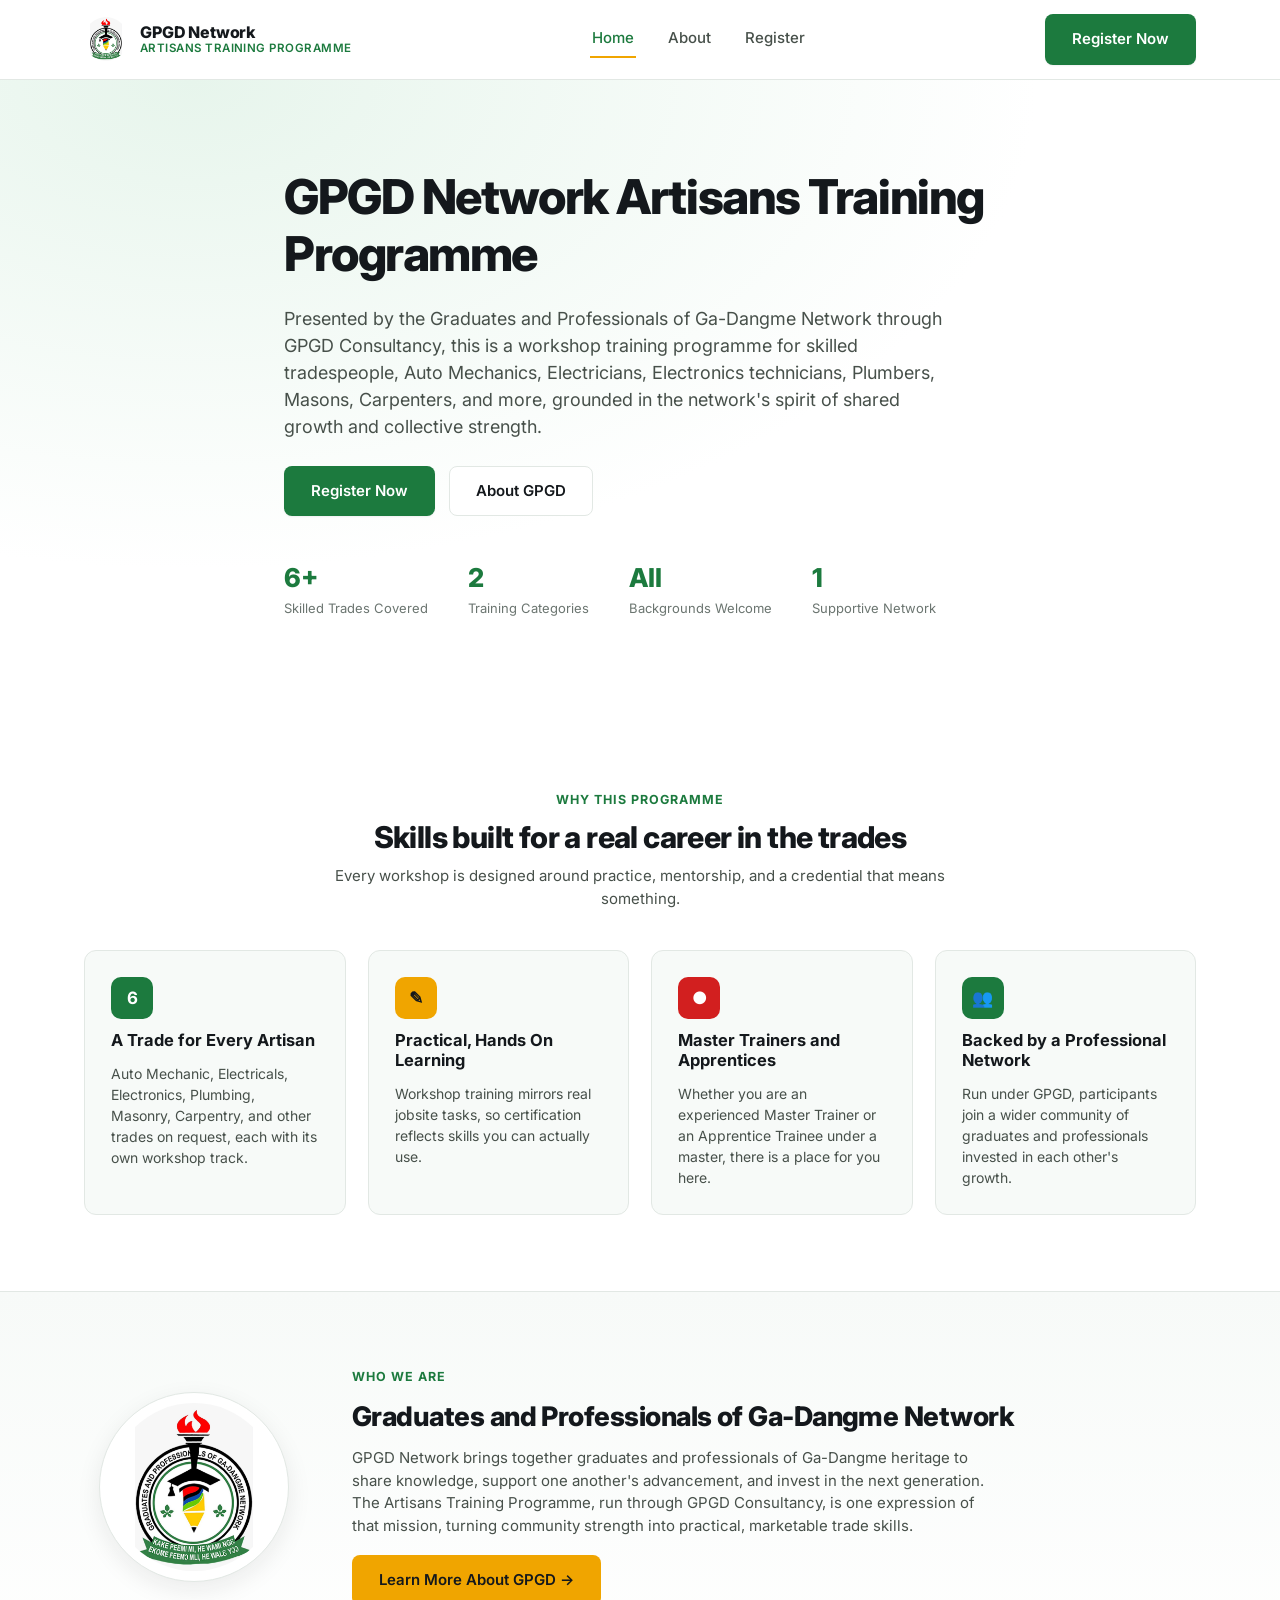
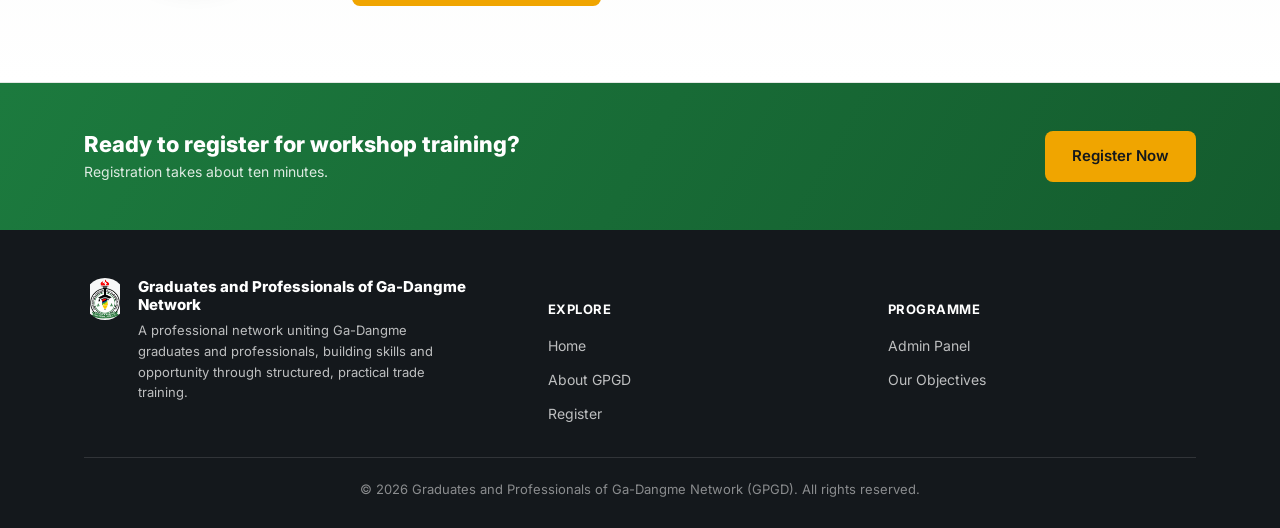
<file: index.html>
<!DOCTYPE html>
<html lang="en">
<head>
<meta charset="UTF-8">
<meta name="viewport" content="width=device-width, initial-scale=1.0">
<title>GPGD Network Artisans Training Programme</title>
<link rel="stylesheet" href="shared.css">
<link rel="stylesheet" href="home.css">
<link rel="preconnect" href="https://fonts.googleapis.com">
<link rel="preconnect" href="https://fonts.gstatic.com" crossorigin>
<link href="https://fonts.googleapis.com/css2?family=Inter:wght@400;500;600;700;800&family=Merriweather:wght@700&display=swap" rel="stylesheet">
</head>
<body>

<header class="site-header">
  <div class="container header-inner">
    <a href="index.html" class="brand">
      <img src="assets/logo.jpeg" alt="GPGD Logo" class="brand-logo">
      <div class="brand-text">
        <strong>GPGD Network</strong>
        <span>Artisans Training Programme</span>
      </div>
    </a>
    <nav class="nav-links" id="nav-links">
      <a href="index.html" class="active">Home</a>
      <a href="about.html">About</a>
      <a href="register.html">Register</a>
    </nav>
    <div class="nav-cta">
      <a href="register.html" class="btn btn-primary">Register Now</a>
      <button class="nav-toggle" id="nav-toggle" aria-label="Toggle navigation">&#9776;</button>
    </div>
  </div>
</header>

<section class="hero">
  <div class="container hero-inner">
    <h1>GPGD Network Artisans Training Programme</h1>
    <p class="hero-sub">
      Presented by the Graduates and Professionals of Ga-Dangme Network through
      GPGD Consultancy, this is a workshop training programme for skilled
      tradespeople, Auto Mechanics, Electricians, Electronics technicians,
      Plumbers, Masons, Carpenters, and more, grounded in the network's spirit
      of shared growth and collective strength.
    </p>
    <div class="hero-cta">
      <a href="register.html" class="btn btn-primary">Register Now</a>
      <a href="about.html" class="btn btn-secondary">About GPGD</a>
    </div>
    <div class="hero-stats">
      <div class="stat">
        <strong>6+</strong>
        <span>Skilled Trades Covered</span>
      </div>
      <div class="stat">
        <strong>2</strong>
        <span>Training Categories</span>
      </div>
      <div class="stat">
        <strong>All</strong>
        <span>Backgrounds Welcome</span>
      </div>
      <div class="stat">
        <strong>1</strong>
        <span>Supportive Network</span>
      </div>
    </div>
  </div>
</section>

<section class="features">
  <div class="container">
    <div class="section-heading">
      <span class="eyebrow">Why This Programme</span>
      <h2>Skills built for a real career in the trades</h2>
      <p>Every workshop is designed around practice, mentorship, and a credential that means something.</p>
    </div>

    <div class="features-grid">
      <div class="feature-card">
        <div class="feature-icon feature-icon-green">6</div>
        <h3>A Trade for Every Artisan</h3>
        <p>Auto Mechanic, Electricals, Electronics, Plumbing, Masonry, Carpentry, and other trades on request, each with its own workshop track.</p>
      </div>
      <div class="feature-card">
        <div class="feature-icon feature-icon-gold">&#9998;</div>
        <h3>Practical, Hands On Learning</h3>
        <p>Workshop training mirrors real jobsite tasks, so certification reflects skills you can actually use.</p>
      </div>
      <div class="feature-card">
        <div class="feature-icon feature-icon-flame">&#9679;</div>
        <h3>Master Trainers and Apprentices</h3>
        <p>Whether you are an experienced Master Trainer or an Apprentice Trainee under a master, there is a place for you here.</p>
      </div>
      <div class="feature-card">
        <div class="feature-icon feature-icon-green">&#128101;</div>
        <h3>Backed by a Professional Network</h3>
        <p>Run under GPGD, participants join a wider community of graduates and professionals invested in each other's growth.</p>
      </div>
    </div>
  </div>
</section>

<section class="about-teaser">
  <div class="container about-teaser-inner">
    <div class="about-teaser-media">
      <img src="assets/logo.jpeg" alt="GPGD Logo" class="about-teaser-logo">
    </div>
    <div class="about-teaser-content">
      <span class="eyebrow">Who We Are</span>
      <h2>Graduates and Professionals of Ga-Dangme Network</h2>
      <p>
        GPGD Network brings together graduates and professionals of
        Ga-Dangme heritage to share knowledge, support one another's advancement,
        and invest in the next generation. The Artisans Training Programme, run
        through GPGD Consultancy, is one expression of that mission, turning
        community strength into practical, marketable trade skills.
      </p>
      <a href="about.html" class="btn btn-gold">Learn More About GPGD &rarr;</a>
    </div>
  </div>
</section>

<section class="cta-banner">
  <div class="container cta-banner-inner">
    <div>
      <h2>Ready to register for workshop training?</h2>
      <p>Registration takes about ten minutes.</p>
    </div>
    <a href="register.html" class="btn btn-gold">Register Now</a>
  </div>
</section>

<footer class="site-footer">
  <div class="container">
    <div class="footer-grid">
      <div class="footer-brand">
        <img src="assets/logo.jpeg" alt="GPGD Logo">
        <div>
          <h4>Graduates and Professionals of Ga-Dangme Network</h4>
          <p>A professional network uniting Ga-Dangme graduates and professionals, building skills and opportunity through structured, practical trade training.</p>
        </div>
      </div>
      <div class="footer-col">
        <h5>Explore</h5>
        <ul>
          <li><a href="index.html">Home</a></li>
          <li><a href="about.html">About GPGD</a></li>
          <li><a href="register.html">Register</a></li>
        </ul>
      </div>
      <div class="footer-col">
        <h5>Programme</h5>
        <ul>
          <li><a href="admin.html">Admin Panel</a></li>
          <li><a href="about.html#objectives">Our Objectives</a></li>
        </ul>
      </div>
    </div>
    <p class="footer-bottom">&copy; 2026 Graduates and Professionals of Ga-Dangme Network (GPGD). All rights reserved.</p>
  </div>
</footer>

<script src="nav.js"></script>
</body>
</html>
</file>
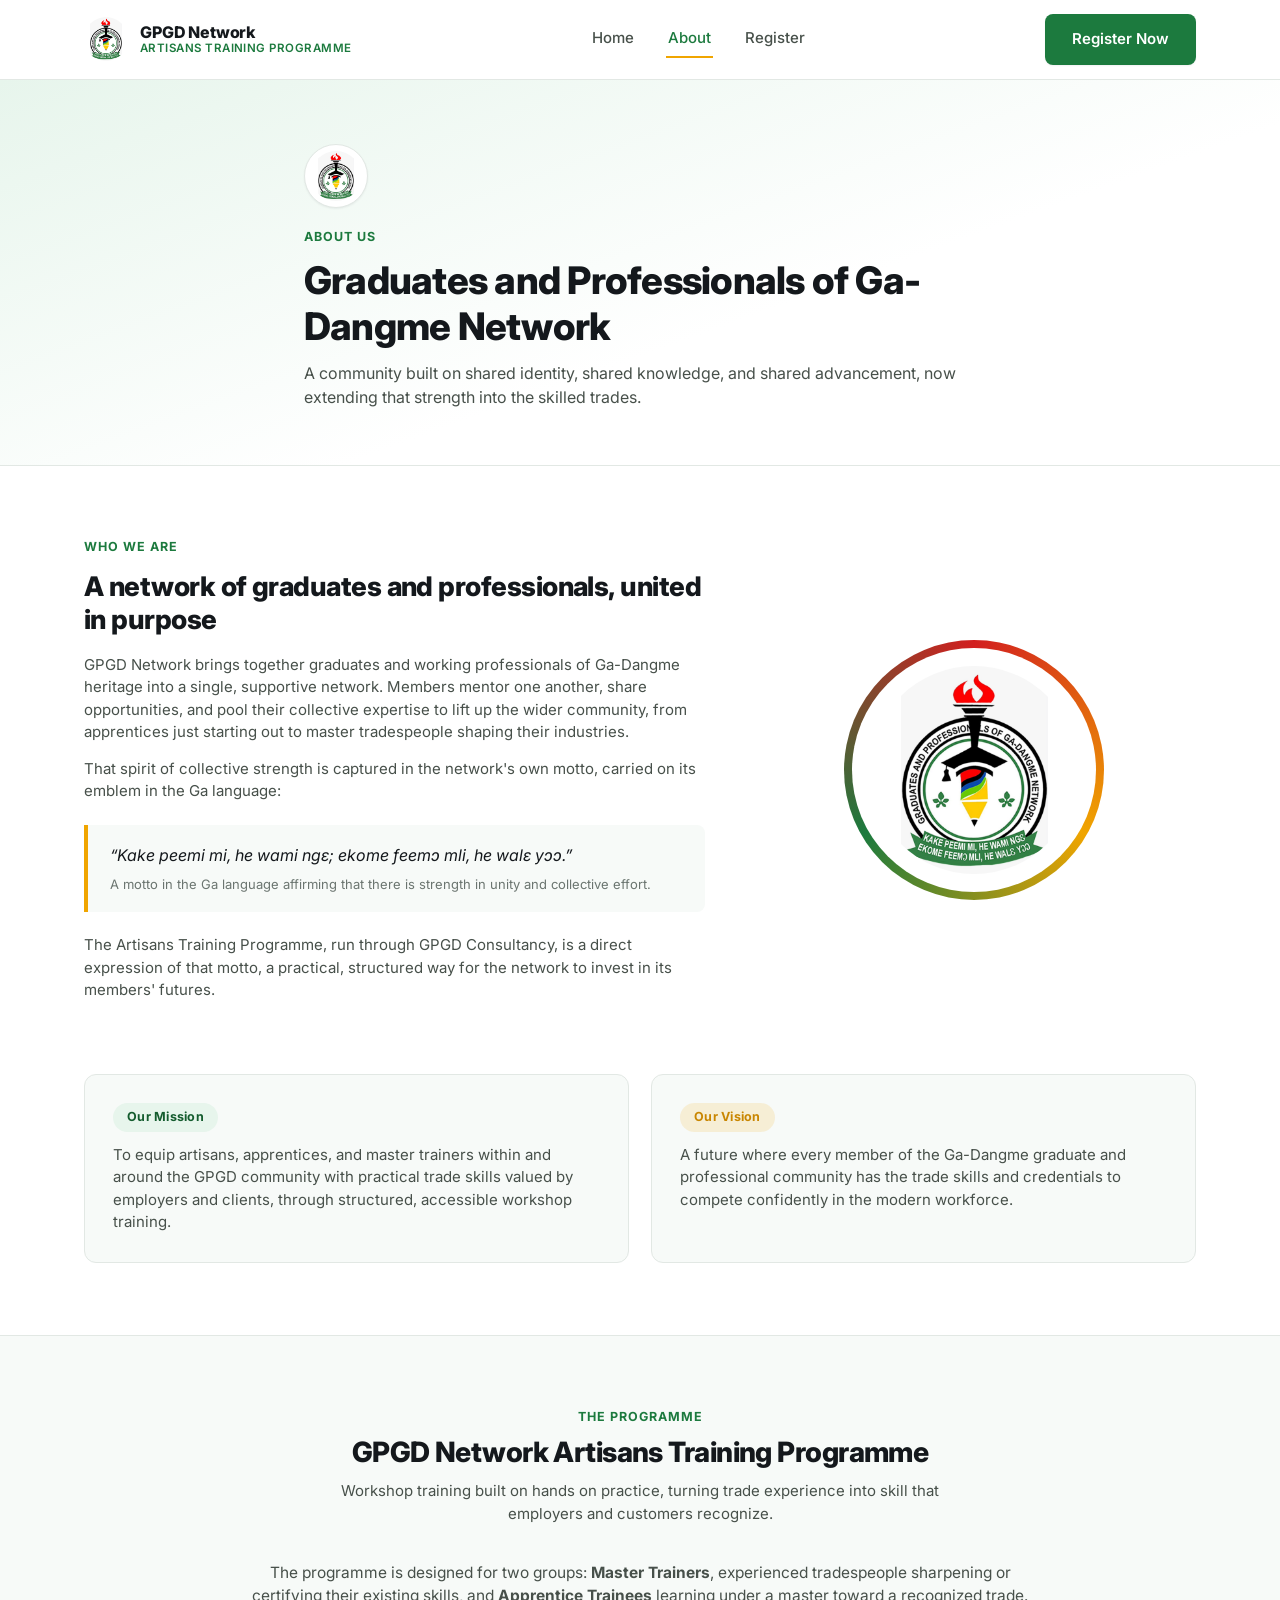
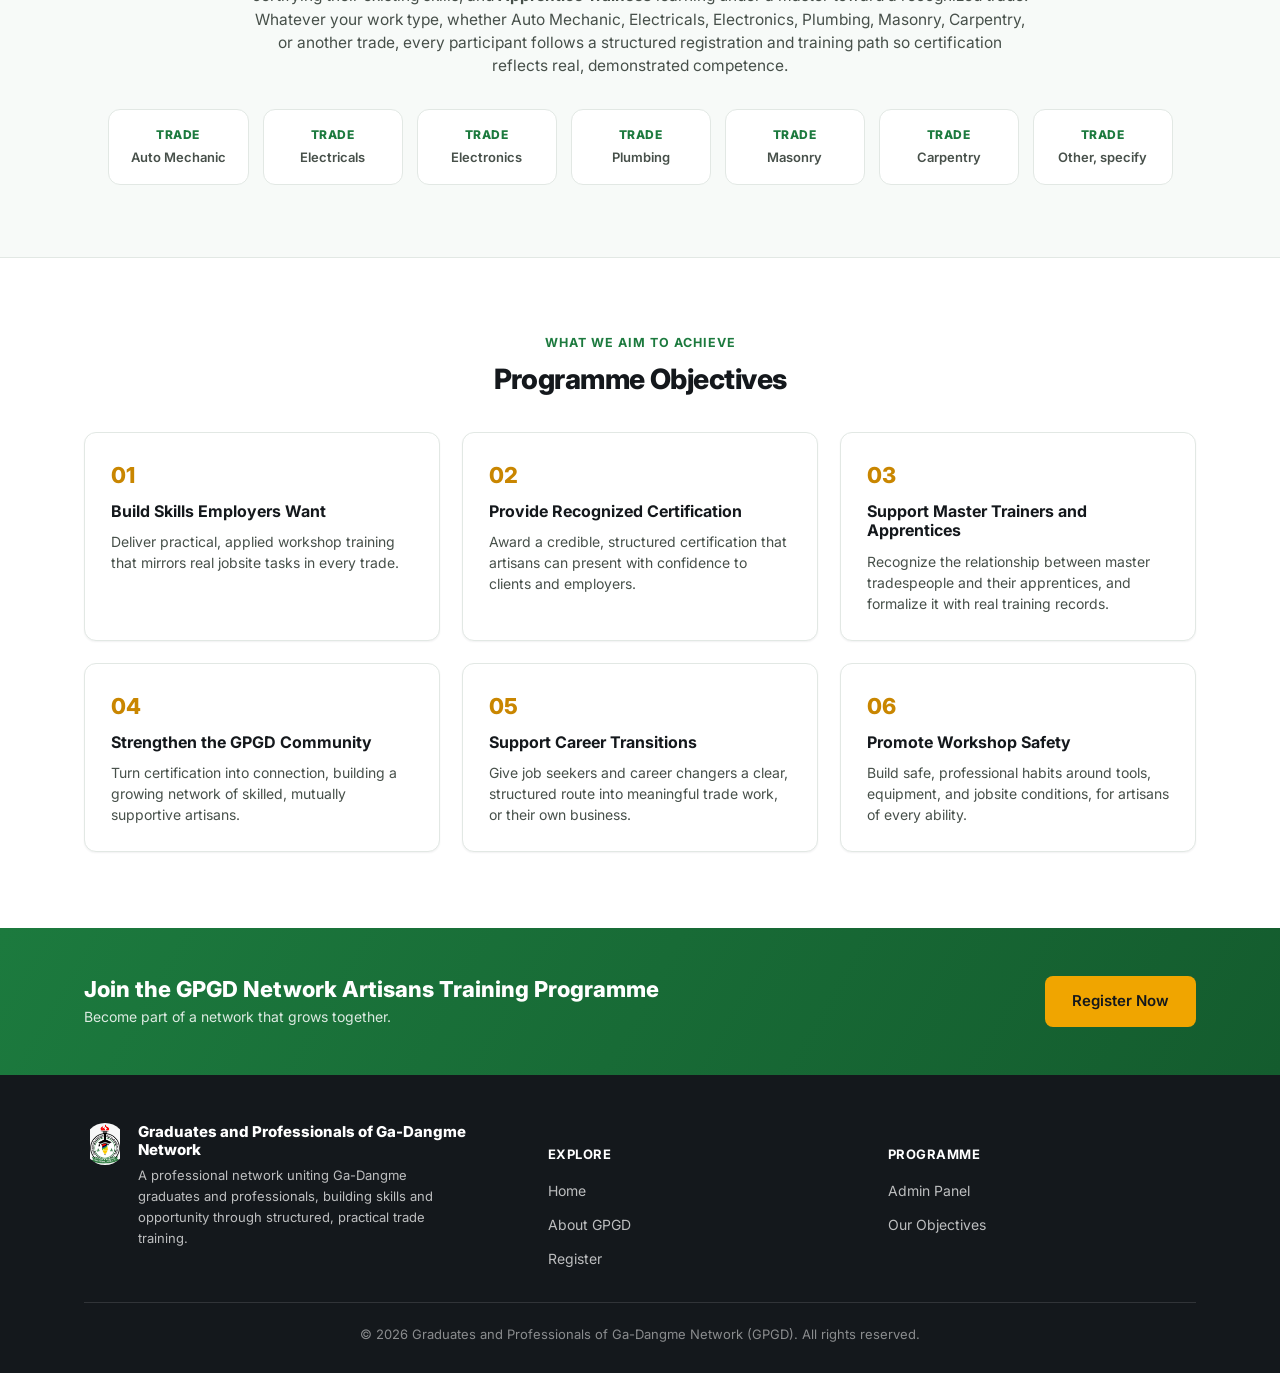
<file: about.html>
<!DOCTYPE html>
<html lang="en">
<head>
<meta charset="UTF-8">
<meta name="viewport" content="width=device-width, initial-scale=1.0">
<title>About GPGD Network Artisans Training Programme</title>
<link rel="stylesheet" href="shared.css">
<link rel="stylesheet" href="about.css">
<link rel="preconnect" href="https://fonts.googleapis.com">
<link rel="preconnect" href="https://fonts.gstatic.com" crossorigin>
<link href="https://fonts.googleapis.com/css2?family=Inter:wght@400;500;600;700;800&display=swap" rel="stylesheet">
</head>
<body>

<header class="site-header">
  <div class="container header-inner">
    <a href="index.html" class="brand">
      <img src="assets/logo.jpeg" alt="GPGD Logo" class="brand-logo">
      <div class="brand-text">
        <strong>GPGD Network</strong>
        <span>Artisans Training Programme</span>
      </div>
    </a>
    <nav class="nav-links" id="nav-links">
      <a href="index.html">Home</a>
      <a href="about.html" class="active">About</a>
      <a href="register.html">Register</a>
    </nav>
    <div class="nav-cta">
      <a href="register.html" class="btn btn-primary">Register Now</a>
      <button class="nav-toggle" id="nav-toggle" aria-label="Toggle navigation">&#9776;</button>
    </div>
  </div>
</header>

<section class="page-banner">
  <div class="container page-banner-inner">
    <img src="assets/logo.jpeg" alt="GPGD Logo" class="page-banner-logo">
    <span class="eyebrow">About Us</span>
    <h1>Graduates and Professionals of Ga-Dangme Network</h1>
    <p>A community built on shared identity, shared knowledge, and shared advancement, now extending that strength into the skilled trades.</p>
  </div>
</section>

<section class="who-we-are">
  <div class="container who-grid">
    <div class="who-content">
      <span class="eyebrow">Who We Are</span>
      <h2>A network of graduates and professionals, united in purpose</h2>
      <p>
        GPGD Network brings together graduates and working professionals of Ga-Dangme
        heritage into a single, supportive network. Members mentor one another,
        share opportunities, and pool their collective expertise to lift up the
        wider community, from apprentices just starting out to master
        tradespeople shaping their industries.
      </p>
      <p>
        That spirit of collective strength is captured in the network's own
        motto, carried on its emblem in the Ga language:
      </p>
      <blockquote class="motto">
        &ldquo;Kake peemi mi, he wami ng&#603;; ekome feem&#596; mli, he wal&#603; y&#596;&#596;.&rdquo;
        <span>A motto in the Ga language affirming that there is strength in unity and collective effort.</span>
      </blockquote>
      <p>
        The Artisans Training Programme, run through GPGD Consultancy, is a
        direct expression of that motto, a practical, structured way for the
        network to invest in its members' futures.
      </p>
    </div>
    <div class="who-media">
      <div class="who-media-ring">
        <img src="assets/logo.jpeg" alt="GPGD emblem" class="who-logo">
      </div>
    </div>
  </div>
</section>

<section class="mission-vision">
  <div class="container mv-grid">
    <div class="mv-card">
      <span class="mv-tag mv-tag-green">Our Mission</span>
      <p>To equip artisans, apprentices, and master trainers within and around the GPGD community with practical trade skills valued by employers and clients, through structured, accessible workshop training.</p>
    </div>
    <div class="mv-card">
      <span class="mv-tag mv-tag-gold">Our Vision</span>
      <p>A future where every member of the Ga-Dangme graduate and professional community has the trade skills and credentials to compete confidently in the modern workforce.</p>
    </div>
  </div>
</section>

<section class="programme">
  <div class="container">
    <div class="section-heading">
      <span class="eyebrow">The Programme</span>
      <h2>GPGD Network Artisans Training Programme</h2>
      <p>Workshop training built on hands on practice, turning trade experience into skill that employers and customers recognize.</p>
    </div>

    <div class="programme-body">
      <p>
        The programme is designed for two groups: <strong>Master Trainers</strong>,
        experienced tradespeople sharpening or certifying their existing skills,
        and <strong>Apprentice Trainees</strong> learning under a master toward
        a recognized trade. Whatever your work type, whether Auto Mechanic,
        Electricals, Electronics, Plumbing, Masonry, Carpentry, or another
        trade, every participant follows a structured registration and
        training path so certification reflects real, demonstrated competence.
      </p>
    </div>

    <div class="levels-row" aria-label="Skilled trades covered">
      <div class="level-pill">
        <span>Trade</span>
        Auto Mechanic
      </div>
      <div class="level-pill">
        <span>Trade</span>
        Electricals
      </div>
      <div class="level-pill">
        <span>Trade</span>
        Electronics
      </div>
      <div class="level-pill">
        <span>Trade</span>
        Plumbing
      </div>
      <div class="level-pill">
        <span>Trade</span>
        Masonry
      </div>
      <div class="level-pill">
        <span>Trade</span>
        Carpentry
      </div>
      <div class="level-pill">
        <span>Trade</span>
        Other, specify
      </div>
    </div>
  </div>
</section>

<section id="objectives" class="objectives">
  <div class="container">
    <div class="section-heading">
      <span class="eyebrow">What We Aim To Achieve</span>
      <h2>Programme Objectives</h2>
    </div>

    <div class="objectives-grid">
      <div class="objective-card">
        <div class="objective-number">01</div>
        <h3>Build Skills Employers Want</h3>
        <p>Deliver practical, applied workshop training that mirrors real jobsite tasks in every trade.</p>
      </div>
      <div class="objective-card">
        <div class="objective-number">02</div>
        <h3>Provide Recognized Certification</h3>
        <p>Award a credible, structured certification that artisans can present with confidence to clients and employers.</p>
      </div>
      <div class="objective-card">
        <div class="objective-number">03</div>
        <h3>Support Master Trainers and Apprentices</h3>
        <p>Recognize the relationship between master tradespeople and their apprentices, and formalize it with real training records.</p>
      </div>
      <div class="objective-card">
        <div class="objective-number">04</div>
        <h3>Strengthen the GPGD Community</h3>
        <p>Turn certification into connection, building a growing network of skilled, mutually supportive artisans.</p>
      </div>
      <div class="objective-card">
        <div class="objective-number">05</div>
        <h3>Support Career Transitions</h3>
        <p>Give job seekers and career changers a clear, structured route into meaningful trade work, or their own business.</p>
      </div>
      <div class="objective-card">
        <div class="objective-number">06</div>
        <h3>Promote Workshop Safety</h3>
        <p>Build safe, professional habits around tools, equipment, and jobsite conditions, for artisans of every ability.</p>
      </div>
    </div>
  </div>
</section>

<section class="cta-banner">
  <div class="container cta-banner-inner">
    <div>
      <h2>Join the GPGD Network Artisans Training Programme</h2>
      <p>Become part of a network that grows together.</p>
    </div>
    <a href="register.html" class="btn btn-gold">Register Now</a>
  </div>
</section>

<footer class="site-footer">
  <div class="container">
    <div class="footer-grid">
      <div class="footer-brand">
        <img src="assets/logo.jpeg" alt="GPGD Logo">
        <div>
          <h4>Graduates and Professionals of Ga-Dangme Network</h4>
          <p>A professional network uniting Ga-Dangme graduates and professionals, building skills and opportunity through structured, practical trade training.</p>
        </div>
      </div>
      <div class="footer-col">
        <h5>Explore</h5>
        <ul>
          <li><a href="index.html">Home</a></li>
          <li><a href="about.html">About GPGD</a></li>
          <li><a href="register.html">Register</a></li>
        </ul>
      </div>
      <div class="footer-col">
        <h5>Programme</h5>
        <ul>
          <li><a href="admin.html">Admin Panel</a></li>
          <li><a href="about.html#objectives">Our Objectives</a></li>
        </ul>
      </div>
    </div>
    <p class="footer-bottom">&copy; 2026 Graduates and Professionals of Ga-Dangme Network (GPGD). All rights reserved.</p>
  </div>
</footer>

<script src="nav.js"></script>
</body>
</html>
</file>
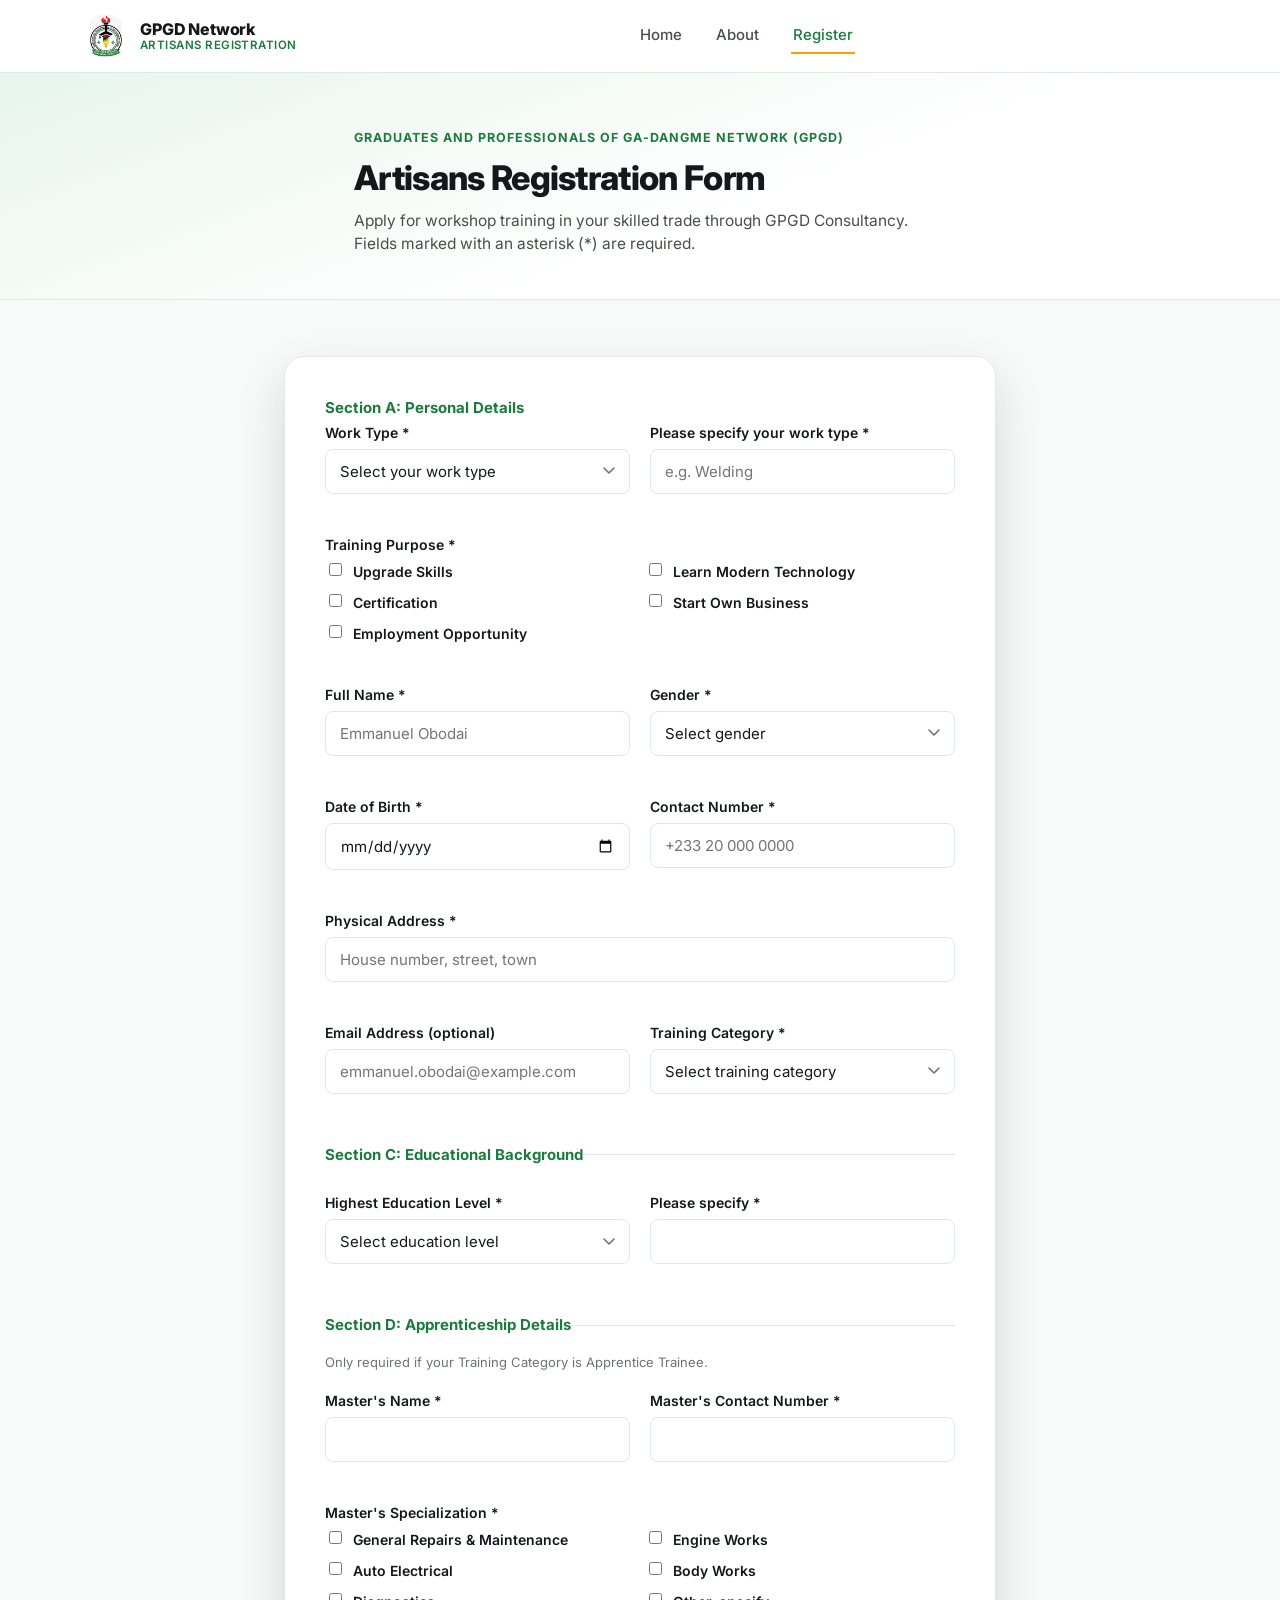
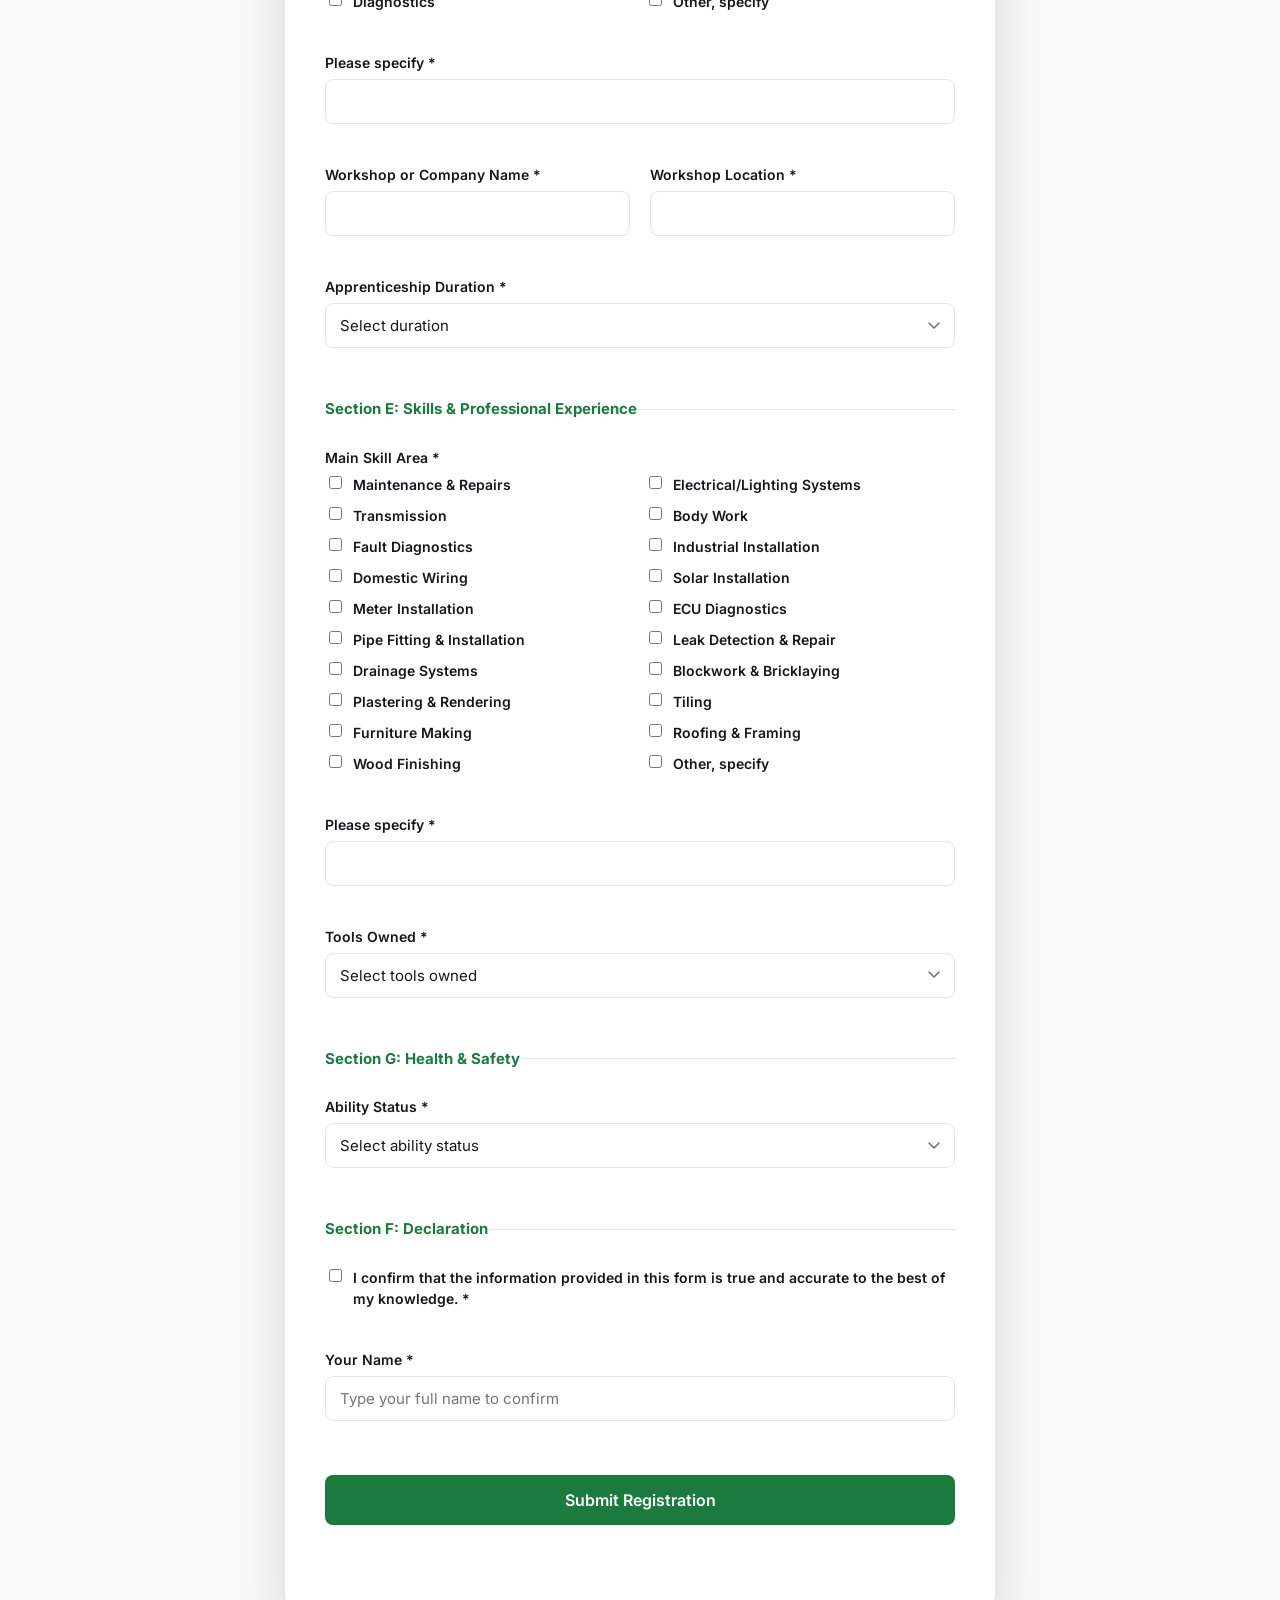
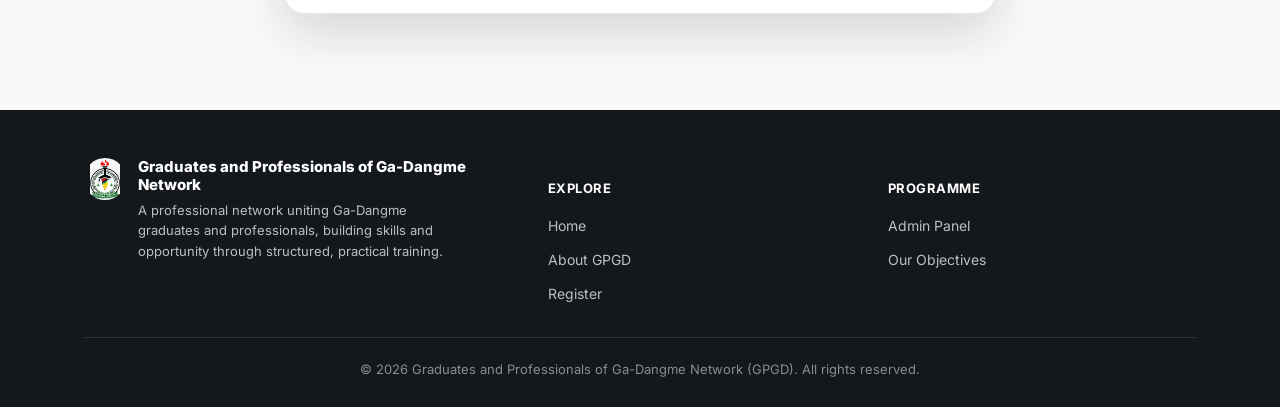
<file: register.html>
<!DOCTYPE html>
<html lang="en">
<head>
<meta charset="UTF-8">
<meta name="viewport" content="width=device-width, initial-scale=1.0">
<title>Artisans Registration Form</title>
<link rel="stylesheet" href="shared.css">
<link rel="stylesheet" href="register.css">
<link rel="preconnect" href="https://fonts.googleapis.com">
<link rel="preconnect" href="https://fonts.gstatic.com" crossorigin>
<link href="https://fonts.googleapis.com/css2?family=Inter:wght@400;500;600;700;800&display=swap" rel="stylesheet">
</head>
<body>

<header class="site-header">
  <div class="container header-inner">
    <a href="index.html" class="brand">
      <img src="assets/logo.jpeg" alt="GPGD Logo" class="brand-logo">
      <div class="brand-text">
        <strong>GPGD Network</strong>
        <span>Artisans Registration</span>
      </div>
    </a>
    <nav class="nav-links" id="nav-links">
      <a href="index.html">Home</a>
      <a href="about.html">About</a>
      <a href="register.html" class="active">Register</a>
    </nav>
    <div class="nav-cta">
      <button class="nav-toggle" id="nav-toggle" aria-label="Toggle navigation">&#9776;</button>
    </div>
  </div>
</header>

<section class="page-banner">
  <div class="container page-banner-inner">
    <span class="eyebrow">Graduates and Professionals of Ga-Dangme Network (GPGD)</span>
    <h1>Artisans Registration Form</h1>
    <p>Apply for workshop training in your skilled trade through GPGD Consultancy. Fields marked with an asterisk (*) are required.</p>
  </div>
</section>

<section class="register">
  <div class="container register-inner">

    <form id="registration-form" class="registration-form artisan-form" novalidate>

      <fieldset class="form-section">
        <legend>Section A: Personal Details</legend>

        <div class="form-row">
          <div class="form-group">
            <label for="workType">Work Type *</label>
            <select id="workType" name="workType">
              <option value="" disabled selected>Select your work type</option>
              <option value="Auto Mechanic">Auto Mechanic</option>
              <option value="Electricals">Electricals</option>
              <option value="Electronics">Electronics</option>
              <option value="Plumbing">Plumbing</option>
              <option value="Masonry">Masonry</option>
              <option value="Carpentry">Carpentry</option>
              <option value="Other">Other, specify</option>
            </select>
            <span class="error-message" id="error-workType"></span>
          </div>

          <div class="form-group" id="group-workTypeOther" hidden>
            <label for="workTypeOther">Please specify your work type *</label>
            <input type="text" id="workTypeOther" name="workTypeOther" placeholder="e.g. Welding">
            <span class="error-message" id="error-workTypeOther"></span>
          </div>
        </div>

        <div class="form-group">
          <label>Training Purpose *</label>
          <div class="checkbox-grid" id="group-trainingPurpose" data-name="trainingPurpose">
            <label class="checkbox-option"><input type="checkbox" value="Upgrade Skills"> Upgrade Skills</label>
            <label class="checkbox-option"><input type="checkbox" value="Learn Modern Technology"> Learn Modern Technology</label>
            <label class="checkbox-option"><input type="checkbox" value="Certification"> Certification</label>
            <label class="checkbox-option"><input type="checkbox" value="Start Own Business"> Start Own Business</label>
            <label class="checkbox-option"><input type="checkbox" value="Employment Opportunity"> Employment Opportunity</label>
          </div>
          <span class="error-message" id="error-trainingPurpose"></span>
        </div>

        <div class="form-row">
          <div class="form-group">
            <label for="fullName">Full Name *</label>
            <input type="text" id="fullName" name="fullName" placeholder="Emmanuel Obodai" autocomplete="name">
            <span class="error-message" id="error-fullName"></span>
          </div>
          <div class="form-group">
            <label for="gender">Gender *</label>
            <select id="gender" name="gender">
              <option value="" disabled selected>Select gender</option>
              <option value="Male">Male</option>
              <option value="Female">Female</option>
            </select>
            <span class="error-message" id="error-gender"></span>
          </div>
        </div>

        <div class="form-row">
          <div class="form-group">
            <label for="dateOfBirth">Date of Birth *</label>
            <input type="date" id="dateOfBirth" name="dateOfBirth">
            <span class="error-message" id="error-dateOfBirth"></span>
          </div>
          <div class="form-group">
            <label for="contactNumber">Contact Number *</label>
            <input type="tel" id="contactNumber" name="contactNumber" placeholder="+233 20 000 0000" autocomplete="tel">
            <span class="error-message" id="error-contactNumber"></span>
          </div>
        </div>

        <div class="form-group">
          <label for="physicalAddress">Physical Address *</label>
          <input type="text" id="physicalAddress" name="physicalAddress" placeholder="House number, street, town">
          <span class="error-message" id="error-physicalAddress"></span>
        </div>

        <div class="form-row">
          <div class="form-group">
            <label for="email">Email Address (optional)</label>
            <input type="email" id="email" name="email" placeholder="emmanuel.obodai@example.com" autocomplete="email">
            <span class="error-message" id="error-email"></span>
          </div>
          <div class="form-group">
            <label for="trainingCategory">Training Category *</label>
            <select id="trainingCategory" name="trainingCategory">
              <option value="" disabled selected>Select training category</option>
              <option value="Master Trainer">Master Trainer</option>
              <option value="Apprentice Trainee">Apprentice Trainee</option>
            </select>
            <span class="error-message" id="error-trainingCategory"></span>
          </div>
        </div>
      </fieldset>

      <fieldset class="form-section">
        <legend>Section C: Educational Background</legend>

        <div class="form-row">
          <div class="form-group">
            <label for="educationLevel">Highest Education Level *</label>
            <select id="educationLevel" name="educationLevel">
              <option value="" disabled selected>Select education level</option>
              <option value="Tertiary">Tertiary</option>
              <option value="Vocational/Technical">Vocational/Technical</option>
              <option value="SHS">SHS</option>
              <option value="JHS">JHS</option>
              <option value="Primary">Primary</option>
              <option value="None">None</option>
              <option value="Other">Other, specify</option>
            </select>
            <span class="error-message" id="error-educationLevel"></span>
          </div>

          <div class="form-group" id="group-educationLevelOther" hidden>
            <label for="educationLevelOther">Please specify *</label>
            <input type="text" id="educationLevelOther" name="educationLevelOther">
            <span class="error-message" id="error-educationLevelOther"></span>
          </div>
        </div>
      </fieldset>

      <fieldset class="form-section" id="section-apprenticeship" hidden>
        <legend>Section D: Apprenticeship Details</legend>
        <p class="section-note">Only required if your Training Category is Apprentice Trainee.</p>

        <div class="form-row">
          <div class="form-group">
            <label for="masterName">Master's Name *</label>
            <input type="text" id="masterName" name="masterName">
            <span class="error-message" id="error-masterName"></span>
          </div>
          <div class="form-group">
            <label for="masterContactNumber">Master's Contact Number *</label>
            <input type="tel" id="masterContactNumber" name="masterContactNumber">
            <span class="error-message" id="error-masterContactNumber"></span>
          </div>
        </div>

        <div class="form-group">
          <label>Master's Specialization *</label>
          <div class="checkbox-grid" id="group-masterSpecialization" data-name="masterSpecialization">
            <label class="checkbox-option"><input type="checkbox" value="General Repairs &amp; Maintenance"> General Repairs &amp; Maintenance</label>
            <label class="checkbox-option"><input type="checkbox" value="Engine Works"> Engine Works</label>
            <label class="checkbox-option"><input type="checkbox" value="Auto Electrical"> Auto Electrical</label>
            <label class="checkbox-option"><input type="checkbox" value="Body Works"> Body Works</label>
            <label class="checkbox-option"><input type="checkbox" value="Diagnostics"> Diagnostics</label>
            <label class="checkbox-option"><input type="checkbox" value="Other" data-other-toggle="group-masterSpecializationOther"> Other, specify</label>
          </div>
          <span class="error-message" id="error-masterSpecialization"></span>
        </div>

        <div class="form-group" id="group-masterSpecializationOther" hidden>
          <label for="masterSpecializationOther">Please specify *</label>
          <input type="text" id="masterSpecializationOther" name="masterSpecializationOther">
          <span class="error-message" id="error-masterSpecializationOther"></span>
        </div>

        <div class="form-row">
          <div class="form-group">
            <label for="workshopName">Workshop or Company Name *</label>
            <input type="text" id="workshopName" name="workshopName">
            <span class="error-message" id="error-workshopName"></span>
          </div>
          <div class="form-group">
            <label for="workshopLocation">Workshop Location *</label>
            <input type="text" id="workshopLocation" name="workshopLocation">
            <span class="error-message" id="error-workshopLocation"></span>
          </div>
        </div>

        <div class="form-group">
          <label for="apprenticeshipDuration">Apprenticeship Duration *</label>
          <select id="apprenticeshipDuration" name="apprenticeshipDuration">
            <option value="" disabled selected>Select duration</option>
            <option value="Less than 1 year">Less than 1 year</option>
            <option value="1 to 2 years">1 to 2 years</option>
            <option value="3 to 4 years">3 to 4 years</option>
            <option value="5 or more years">5 or more years</option>
          </select>
          <span class="error-message" id="error-apprenticeshipDuration"></span>
        </div>
      </fieldset>

      <fieldset class="form-section">
        <legend>Section E: Skills &amp; Professional Experience</legend>

        <div class="form-group">
          <label>Main Skill Area *</label>
          <div class="checkbox-grid" id="group-mainSkillArea" data-name="mainSkillArea">
            <label class="checkbox-option"><input type="checkbox" value="Maintenance & Repairs"> Maintenance &amp; Repairs</label>
            <label class="checkbox-option"><input type="checkbox" value="Electrical/Lighting Systems"> Electrical/Lighting Systems</label>
            <label class="checkbox-option"><input type="checkbox" value="Transmission"> Transmission</label>
            <label class="checkbox-option"><input type="checkbox" value="Body Work"> Body Work</label>
            <label class="checkbox-option"><input type="checkbox" value="Fault Diagnostics"> Fault Diagnostics</label>
            <label class="checkbox-option"><input type="checkbox" value="Industrial Installation"> Industrial Installation</label>
            <label class="checkbox-option"><input type="checkbox" value="Domestic Wiring"> Domestic Wiring</label>
            <label class="checkbox-option"><input type="checkbox" value="Solar Installation"> Solar Installation</label>
            <label class="checkbox-option"><input type="checkbox" value="Meter Installation"> Meter Installation</label>
            <label class="checkbox-option"><input type="checkbox" value="ECU Diagnostics"> ECU Diagnostics</label>
            <label class="checkbox-option"><input type="checkbox" value="Pipe Fitting & Installation"> Pipe Fitting &amp; Installation</label>
            <label class="checkbox-option"><input type="checkbox" value="Leak Detection & Repair"> Leak Detection &amp; Repair</label>
            <label class="checkbox-option"><input type="checkbox" value="Drainage Systems"> Drainage Systems</label>
            <label class="checkbox-option"><input type="checkbox" value="Blockwork & Bricklaying"> Blockwork &amp; Bricklaying</label>
            <label class="checkbox-option"><input type="checkbox" value="Plastering & Rendering"> Plastering &amp; Rendering</label>
            <label class="checkbox-option"><input type="checkbox" value="Tiling"> Tiling</label>
            <label class="checkbox-option"><input type="checkbox" value="Furniture Making"> Furniture Making</label>
            <label class="checkbox-option"><input type="checkbox" value="Roofing & Framing"> Roofing &amp; Framing</label>
            <label class="checkbox-option"><input type="checkbox" value="Wood Finishing"> Wood Finishing</label>
            <label class="checkbox-option"><input type="checkbox" value="Other" data-other-toggle="group-mainSkillAreaOther"> Other, specify</label>
          </div>
          <span class="error-message" id="error-mainSkillArea"></span>
        </div>

        <div class="form-group" id="group-mainSkillAreaOther" hidden>
          <label for="mainSkillAreaOther">Please specify *</label>
          <input type="text" id="mainSkillAreaOther" name="mainSkillAreaOther">
          <span class="error-message" id="error-mainSkillAreaOther"></span>
        </div>

        <div class="form-group">
          <label for="toolsOwned">Tools Owned *</label>
          <select id="toolsOwned" name="toolsOwned">
            <option value="" disabled selected>Select tools owned</option>
            <option value="Basic Electrical Tools">Basic Electrical Tools</option>
            <option value="Multimeter/Testing Instruments">Multimeter/Testing Instruments</option>
            <option value="Diagnostic Scanner">Diagnostic Scanner</option>
            <option value="Full Professional Kit">Full Professional Kit</option>
          </select>
          <span class="error-message" id="error-toolsOwned"></span>
        </div>
      </fieldset>

      <fieldset class="form-section">
        <legend>Section G: Health &amp; Safety</legend>
        <div class="form-group">
          <label for="abilityStatus">Ability Status *</label>
          <select id="abilityStatus" name="abilityStatus">
            <option value="" disabled selected>Select ability status</option>
            <option value="Abled">Abled</option>
            <option value="Disabled">Disabled</option>
          </select>
          <span class="error-message" id="error-abilityStatus"></span>
        </div>
      </fieldset>

      <fieldset class="form-section">
        <legend>Section F: Declaration</legend>

        <div class="form-group">
          <label class="checkbox-option declaration-checkbox">
            <input type="checkbox" id="declarationConfirmed" name="declarationConfirmed">
            I confirm that the information provided in this form is true and accurate to the best of my knowledge. *
          </label>
          <span class="error-message" id="error-declarationConfirmed"></span>
        </div>

        <div class="form-group">
          <label for="declarationName">Your Name *</label>
          <input type="text" id="declarationName" name="declarationName" placeholder="Type your full name to confirm">
          <span class="error-message" id="error-declarationName"></span>
        </div>
      </fieldset>

      <button type="submit" class="btn btn-primary btn-submit" id="submit-btn">
        <span class="btn-text">Submit Registration</span>
      </button>

      <div id="form-status" class="form-status" role="status" aria-live="polite"></div>
    </form>
  </div>
</section>

<footer class="site-footer">
  <div class="container">
    <div class="footer-grid">
      <div class="footer-brand">
        <img src="assets/logo.jpeg" alt="GPGD Logo">
        <div>
          <h4>Graduates and Professionals of Ga-Dangme Network</h4>
          <p>A professional network uniting Ga-Dangme graduates and professionals, building skills and opportunity through structured, practical training.</p>
        </div>
      </div>
      <div class="footer-col">
        <h5>Explore</h5>
        <ul>
          <li><a href="index.html">Home</a></li>
          <li><a href="about.html">About GPGD</a></li>
          <li><a href="register.html">Register</a></li>
        </ul>
      </div>
      <div class="footer-col">
        <h5>Programme</h5>
        <ul>
          <li><a href="admin.html">Admin Panel</a></li>
          <li><a href="about.html#objectives">Our Objectives</a></li>
        </ul>
      </div>
    </div>
    <p class="footer-bottom">&copy; 2026 Graduates and Professionals of Ga-Dangme Network (GPGD). All rights reserved.</p>
  </div>
</footer>

<script src="nav.js"></script>
<script src="register.js"></script>
</body>
</html>
</file>
<file: shared.css>
:root {
  --color-primary: #1c7a3e;
  --color-primary-dark: #145c2e;
  --color-primary-light: #e7f5ec;
  --color-gold: #f0a500;
  --color-gold-dark: #c98600;
  --color-flame: #d21f1f;
  --color-ink: #14181c;
  --color-body: #47504a;
  --color-muted: #6b7570;
  --color-border: #e2e8e4;
  --color-surface: #ffffff;
  --color-surface-alt: #f7faf8;
  --color-danger: #d92d20;
  --color-success: #16794f;
  --color-warning: #b54708;
  --radius-sm: 8px;
  --radius-md: 12px;
  --radius-lg: 20px;
  --shadow-sm: 0 1px 2px rgba(20, 24, 28, 0.06);
  --shadow-md: 0 8px 24px rgba(20, 24, 28, 0.08);
  --shadow-lg: 0 20px 48px rgba(20, 24, 28, 0.14);
}

* {
  box-sizing: border-box;
}

html {
  scroll-behavior: smooth;
}

body {
  margin: 0;
  font-family: "Inter", -apple-system, BlinkMacSystemFont, "Segoe UI", sans-serif;
  color: var(--color-ink);
  background: var(--color-surface);
  line-height: 1.5;
}

.container {
  width: 100%;
  max-width: 1160px;
  margin: 0 auto;
  padding: 0 24px;
}

h1, h2, h3, h4 {
  font-weight: 800;
  line-height: 1.2;
  margin: 0;
}

p {
  margin: 0;
}

a {
  text-decoration: none;
  color: inherit;
}

img {
  display: block;
}

button {
  font-family: inherit;
}

/* Buttons */

.btn {
  display: inline-flex;
  align-items: center;
  justify-content: center;
  padding: 13px 26px;
  border-radius: var(--radius-sm);
  font-size: 15px;
  font-weight: 600;
  border: 1px solid transparent;
  cursor: pointer;
  transition: transform 0.12s ease, box-shadow 0.12s ease, background 0.15s ease, border-color 0.15s ease, color 0.15s ease;
}

.btn-primary {
  background: var(--color-primary);
  color: #fff;
  box-shadow: var(--shadow-sm);
}

.btn-primary:hover:not(:disabled) {
  background: var(--color-primary-dark);
  box-shadow: var(--shadow-md);
}

.btn-primary:disabled {
  opacity: 0.7;
  cursor: not-allowed;
}

.btn-secondary {
  background: var(--color-surface);
  color: var(--color-ink);
  border-color: var(--color-border);
}

.btn-secondary:hover {
  border-color: var(--color-primary);
  color: var(--color-primary);
}

.btn-gold {
  background: var(--color-gold);
  color: var(--color-ink);
}

.btn-gold:hover {
  background: var(--color-gold-dark);
  color: #fff;
}

/* Site header / nav (marketing pages) */

.site-header {
  position: sticky;
  top: 0;
  z-index: 50;
  background: rgba(255, 255, 255, 0.92);
  backdrop-filter: blur(8px);
  border-bottom: 1px solid var(--color-border);
}

.header-inner {
  display: flex;
  align-items: center;
  justify-content: space-between;
  gap: 20px;
  padding-top: 14px;
  padding-bottom: 14px;
}

.brand {
  display: flex;
  align-items: center;
  gap: 12px;
  min-width: 0;
}

.brand-logo {
  height: 44px;
  width: 44px;
  object-fit: contain;
  flex-shrink: 0;
  border-radius: 50%;
}

.brand-text {
  display: flex;
  flex-direction: column;
  line-height: 1.15;
  min-width: 0;
}

.brand-text strong {
  font-size: 16px;
  font-weight: 800;
  letter-spacing: -0.01em;
  color: var(--color-ink);
}

.brand-text span {
  font-size: 11.5px;
  font-weight: 600;
  color: var(--color-primary);
  text-transform: uppercase;
  letter-spacing: 0.04em;
  white-space: nowrap;
}

.nav-links {
  display: flex;
  align-items: center;
  gap: 30px;
}

.nav-links a {
  font-weight: 500;
  color: var(--color-body);
  font-size: 15px;
  padding: 6px 2px;
  border-bottom: 2px solid transparent;
  transition: color 0.15s ease, border-color 0.15s ease;
}

.nav-links a:hover {
  color: var(--color-primary);
}

.nav-links a.active {
  color: var(--color-primary);
  border-bottom-color: var(--color-gold);
}

.nav-cta {
  display: flex;
  align-items: center;
  gap: 10px;
}

.nav-toggle {
  display: none;
  background: none;
  border: 1px solid var(--color-border);
  border-radius: var(--radius-sm);
  padding: 8px 10px;
  cursor: pointer;
}

/* Footer */

.site-footer {
  background: var(--color-ink);
  color: rgba(255, 255, 255, 0.72);
  padding: 48px 0 28px;
}

.footer-grid {
  display: grid;
  grid-template-columns: 1.4fr 1fr 1fr;
  gap: 32px;
  padding-bottom: 32px;
  border-bottom: 1px solid rgba(255, 255, 255, 0.12);
}

.footer-brand {
  display: flex;
  gap: 12px;
  align-items: flex-start;
}

.footer-brand img {
  height: 42px;
  width: 42px;
  object-fit: contain;
  border-radius: 50%;
  flex-shrink: 0;
}

.footer-brand h4 {
  font-size: 15px;
  color: #fff;
  margin-bottom: 6px;
}

.footer-brand p {
  font-size: 13px;
  line-height: 1.6;
  max-width: 320px;
}

.footer-col h5 {
  font-size: 13px;
  font-weight: 700;
  color: #fff;
  text-transform: uppercase;
  letter-spacing: 0.04em;
  margin-bottom: 14px;
}

.footer-col ul {
  list-style: none;
  margin: 0;
  padding: 0;
  display: flex;
  flex-direction: column;
  gap: 10px;
}

.footer-col a {
  font-size: 14px;
  transition: color 0.15s ease;
}

.footer-col a:hover {
  color: #fff;
}

.footer-bottom {
  padding-top: 22px;
  font-size: 13px;
  text-align: center;
  color: rgba(255, 255, 255, 0.5);
}

/* Toast (shared by app pages) */

.toast {
  position: fixed;
  bottom: 24px;
  left: 50%;
  transform: translateX(-50%) translateY(20px);
  background: var(--color-ink);
  color: #fff;
  padding: 14px 22px;
  border-radius: var(--radius-sm);
  font-size: 14px;
  font-weight: 500;
  box-shadow: var(--shadow-lg);
  opacity: 0;
  pointer-events: none;
  transition: opacity 0.2s ease, transform 0.2s ease;
  z-index: 300;
}

.toast.show {
  opacity: 1;
  transform: translateX(-50%) translateY(0);
  pointer-events: auto;
}

.toast.error {
  background: var(--color-danger);
}

.toast.success {
  background: var(--color-success);
}

/* Responsive nav */

@media (max-width: 860px) {
  .nav-links {
    position: fixed;
    top: 70px;
    left: 0;
    right: 0;
    background: var(--color-surface);
    border-bottom: 1px solid var(--color-border);
    flex-direction: column;
    align-items: flex-start;
    gap: 4px;
    padding: 12px 24px 20px;
    transform: translateY(-12px);
    opacity: 0;
    pointer-events: none;
    transition: opacity 0.15s ease, transform 0.15s ease;
  }

  .nav-links.open {
    transform: translateY(0);
    opacity: 1;
    pointer-events: auto;
  }

  .nav-links a {
    width: 100%;
    padding: 10px 0;
  }

  .nav-toggle {
    display: inline-flex;
  }

  .footer-grid {
    grid-template-columns: 1fr;
  }
}
</file>
<file: home.css>
/* Hero */

.hero {
  position: relative;
  background: radial-gradient(120% 140% at 15% 0%, var(--color-primary-light) 0%, #ffffff 55%);
  padding: 88px 0 96px;
  overflow: hidden;
}

.hero-inner {
  max-width: 760px;
  display: flex;
  flex-direction: column;
  align-items: flex-start;
  gap: 22px;
  position: relative;
  z-index: 1;
}

.badge {
  display: inline-flex;
  align-items: center;
  background: var(--color-primary-light);
  color: var(--color-primary-dark);
  font-size: 13px;
  font-weight: 700;
  padding: 7px 16px;
  border-radius: 999px;
  letter-spacing: 0.02em;
  border: 1px solid rgba(28, 122, 62, 0.18);
}

.hero h1 {
  font-size: clamp(32px, 5vw, 48px);
  letter-spacing: -0.03em;
  color: var(--color-ink);
}

.hero-sub {
  font-size: 18px;
  color: var(--color-body);
  max-width: 660px;
}

.hero-cta {
  display: flex;
  gap: 14px;
  flex-wrap: wrap;
  margin-top: 4px;
}

.hero-stats {
  display: flex;
  gap: 40px;
  margin-top: 20px;
  flex-wrap: wrap;
}

.stat {
  display: flex;
  flex-direction: column;
  gap: 2px;
}

.stat strong {
  font-size: 26px;
  font-weight: 800;
  color: var(--color-primary);
}

.stat span {
  font-size: 13px;
  color: var(--color-muted);
}

/* Section heading (shared pattern) */

.section-heading {
  text-align: center;
  max-width: 620px;
  margin: 0 auto 40px;
  display: flex;
  flex-direction: column;
  gap: 10px;
}

.eyebrow {
  display: inline-block;
  font-size: 12.5px;
  font-weight: 700;
  color: var(--color-primary);
  text-transform: uppercase;
  letter-spacing: 0.08em;
}

.section-heading h2 {
  font-size: 30px;
  letter-spacing: -0.02em;
}

.section-heading p {
  font-size: 15px;
  color: var(--color-body);
}

/* Features */

.features {
  padding: 76px 0;
  background: var(--color-surface);
}

.features-grid {
  display: grid;
  grid-template-columns: repeat(4, 1fr);
  gap: 22px;
}

.feature-card {
  background: var(--color-surface-alt);
  border: 1px solid var(--color-border);
  border-radius: var(--radius-md);
  padding: 26px;
  display: flex;
  flex-direction: column;
  gap: 12px;
  transition: box-shadow 0.15s ease, transform 0.15s ease;
}

.feature-card:hover {
  box-shadow: var(--shadow-md);
  transform: translateY(-3px);
}

.feature-icon {
  width: 42px;
  height: 42px;
  border-radius: 10px;
  display: flex;
  align-items: center;
  justify-content: center;
  font-size: 17px;
  font-weight: 700;
  color: #fff;
}

.feature-icon-green { background: var(--color-primary); }
.feature-icon-gold { background: var(--color-gold); color: var(--color-ink); }
.feature-icon-flame { background: var(--color-flame); }

.feature-card h3 {
  font-size: 16.5px;
  font-weight: 700;
}

.feature-card p {
  font-size: 14px;
  color: var(--color-body);
}

/* About teaser */

.about-teaser {
  padding: 76px 0;
  background: linear-gradient(180deg, var(--color-surface-alt) 0%, #ffffff 100%);
  border-top: 1px solid var(--color-border);
  border-bottom: 1px solid var(--color-border);
}

.about-teaser-inner {
  display: grid;
  grid-template-columns: 220px 1fr;
  gap: 48px;
  align-items: center;
}

.about-teaser-media {
  display: flex;
  align-items: center;
  justify-content: center;
}

.about-teaser-logo {
  width: 190px;
  height: 190px;
  object-fit: contain;
  border-radius: 50%;
  background: #fff;
  border: 1px solid var(--color-border);
  box-shadow: var(--shadow-md);
  padding: 10px;
}

.about-teaser-content {
  display: flex;
  flex-direction: column;
  gap: 14px;
}

.about-teaser-content h2 {
  font-size: 27px;
  letter-spacing: -0.02em;
}

.about-teaser-content p {
  font-size: 15px;
  color: var(--color-body);
  max-width: 640px;
}

.about-teaser-content .btn {
  align-self: flex-start;
  margin-top: 4px;
}

/* CTA banner */

.cta-banner {
  background: linear-gradient(120deg, var(--color-primary) 0%, var(--color-primary-dark) 100%);
  padding: 48px 0;
}

.cta-banner-inner {
  display: flex;
  align-items: center;
  justify-content: space-between;
  gap: 24px;
  flex-wrap: wrap;
}

.cta-banner h2 {
  font-size: 22px;
  color: #fff;
  margin-bottom: 4px;
}

.cta-banner p {
  font-size: 14px;
  color: rgba(255, 255, 255, 0.85);
}

/* Responsive */

@media (max-width: 900px) {
  .features-grid {
    grid-template-columns: repeat(2, 1fr);
  }

  .about-teaser-inner {
    grid-template-columns: 1fr;
    text-align: center;
  }

  .about-teaser-content .btn {
    align-self: center;
  }
}

@media (max-width: 520px) {
  .features-grid {
    grid-template-columns: 1fr;
  }

  .hero {
    padding: 60px 0 56px;
  }
}
</file>
<file: about.css>
/* Page banner */

.page-banner {
  background: linear-gradient(160deg, var(--color-primary-light) 0%, #ffffff 60%);
  padding: 64px 0 56px;
  border-bottom: 1px solid var(--color-border);
}

.page-banner-inner {
  max-width: 720px;
  display: flex;
  flex-direction: column;
  align-items: flex-start;
  gap: 12px;
}

.page-banner-logo {
  width: 64px;
  height: 64px;
  object-fit: contain;
  border-radius: 50%;
  background: #fff;
  border: 1px solid var(--color-border);
  box-shadow: var(--shadow-sm);
  padding: 6px;
  margin-bottom: 8px;
}

.page-banner h1 {
  font-size: clamp(28px, 4vw, 38px);
  letter-spacing: -0.02em;
}

.page-banner p {
  font-size: 16px;
  color: var(--color-body);
}

.eyebrow {
  display: inline-block;
  font-size: 12.5px;
  font-weight: 700;
  color: var(--color-primary);
  text-transform: uppercase;
  letter-spacing: 0.08em;
}

.section-heading {
  text-align: center;
  max-width: 620px;
  margin: 0 auto 36px;
  display: flex;
  flex-direction: column;
  gap: 10px;
}

.section-heading h2 {
  font-size: 28px;
  letter-spacing: -0.02em;
}

.section-heading p {
  font-size: 15px;
  color: var(--color-body);
}

/* Who we are */

.who-we-are {
  padding: 72px 0;
}

.who-grid {
  display: grid;
  grid-template-columns: 1.4fr 1fr;
  gap: 48px;
  align-items: center;
}

.who-content {
  display: flex;
  flex-direction: column;
  gap: 14px;
}

.who-content h2 {
  font-size: 27px;
  letter-spacing: -0.02em;
  margin-bottom: 4px;
}

.who-content p {
  font-size: 15px;
  color: var(--color-body);
}

.motto {
  margin: 8px 0;
  padding: 18px 22px;
  border-left: 4px solid var(--color-gold);
  background: var(--color-surface-alt);
  border-radius: 0 var(--radius-sm) var(--radius-sm) 0;
  font-size: 16px;
  font-style: italic;
  color: var(--color-ink);
  display: flex;
  flex-direction: column;
  gap: 8px;
}

.motto span {
  font-size: 13px;
  font-style: normal;
  color: var(--color-muted);
}

.who-media {
  display: flex;
  align-items: center;
  justify-content: center;
}

.who-media-ring {
  width: 260px;
  height: 260px;
  border-radius: 50%;
  display: flex;
  align-items: center;
  justify-content: center;
  background: conic-gradient(var(--color-flame), var(--color-gold), var(--color-primary), var(--color-flame));
  padding: 8px;
}

.who-logo {
  width: 100%;
  height: 100%;
  object-fit: contain;
  border-radius: 50%;
  background: #fff;
  padding: 18px;
}

/* Mission & vision */

.mission-vision {
  padding: 0 0 72px;
}

.mv-grid {
  display: grid;
  grid-template-columns: repeat(2, 1fr);
  gap: 22px;
}

.mv-card {
  background: var(--color-surface-alt);
  border: 1px solid var(--color-border);
  border-radius: var(--radius-md);
  padding: 28px;
  display: flex;
  flex-direction: column;
  gap: 12px;
}

.mv-tag {
  display: inline-flex;
  align-self: flex-start;
  font-size: 12.5px;
  font-weight: 700;
  padding: 5px 14px;
  border-radius: 999px;
  letter-spacing: 0.02em;
}

.mv-tag-green {
  background: var(--color-primary-light);
  color: var(--color-primary-dark);
}

.mv-tag-gold {
  background: rgba(240, 165, 0, 0.14);
  color: var(--color-gold-dark);
}

.mv-card p {
  font-size: 15px;
  color: var(--color-body);
}

/* Programme */

.programme {
  padding: 72px 0;
  background: var(--color-surface-alt);
  border-top: 1px solid var(--color-border);
  border-bottom: 1px solid var(--color-border);
}

.programme-body {
  max-width: 780px;
  margin: 0 auto 32px;
}

.programme-body p {
  font-size: 15.5px;
  color: var(--color-body);
  text-align: center;
}

.levels-row {
  display: flex;
  gap: 14px;
  flex-wrap: wrap;
  justify-content: center;
}

.level-pill {
  display: flex;
  flex-direction: column;
  gap: 4px;
  align-items: center;
  background: var(--color-surface);
  border: 1px solid var(--color-border);
  border-radius: var(--radius-md);
  padding: 16px 22px;
  font-size: 13px;
  font-weight: 600;
  color: var(--color-body);
  min-width: 140px;
  text-align: center;
}

.level-pill span {
  font-size: 12px;
  font-weight: 800;
  color: var(--color-primary);
  text-transform: uppercase;
  letter-spacing: 0.04em;
}

/* Objectives */

.objectives {
  padding: 76px 0;
}

.objectives-grid {
  display: grid;
  grid-template-columns: repeat(3, 1fr);
  gap: 22px;
}

.objective-card {
  background: var(--color-surface);
  border: 1px solid var(--color-border);
  border-radius: var(--radius-md);
  padding: 26px;
  display: flex;
  flex-direction: column;
  gap: 10px;
  box-shadow: var(--shadow-sm);
  transition: box-shadow 0.15s ease, transform 0.15s ease;
}

.objective-card:hover {
  box-shadow: var(--shadow-md);
  transform: translateY(-3px);
}

.objective-number {
  font-size: 22px;
  font-weight: 800;
  color: var(--color-gold-dark);
}

.objective-card h3 {
  font-size: 16px;
  font-weight: 700;
}

.objective-card p {
  font-size: 14px;
  color: var(--color-body);
}

/* CTA banner (shared look, defined here for pages without home.css) */

.cta-banner {
  background: linear-gradient(120deg, var(--color-primary) 0%, var(--color-primary-dark) 100%);
  padding: 48px 0;
}

.cta-banner-inner {
  display: flex;
  align-items: center;
  justify-content: space-between;
  gap: 24px;
  flex-wrap: wrap;
}

.cta-banner h2 {
  font-size: 22px;
  color: #fff;
  margin-bottom: 4px;
}

.cta-banner p {
  font-size: 14px;
  color: rgba(255, 255, 255, 0.85);
}

/* Responsive */

@media (max-width: 900px) {
  .who-grid {
    grid-template-columns: 1fr;
  }

  .who-media {
    order: -1;
  }

  .objectives-grid {
    grid-template-columns: repeat(2, 1fr);
  }
}

@media (max-width: 600px) {
  .mv-grid,
  .objectives-grid {
    grid-template-columns: 1fr;
  }

  .who-media-ring {
    width: 200px;
    height: 200px;
  }
}
</file>
<file: register.css>
.page-banner {
  background: linear-gradient(160deg, var(--color-primary-light) 0%, #ffffff 60%);
  padding: 56px 0 44px;
  border-bottom: 1px solid var(--color-border);
}

.page-banner-inner {
  max-width: 620px;
  display: flex;
  flex-direction: column;
  align-items: flex-start;
  gap: 10px;
}

.eyebrow {
  display: inline-block;
  font-size: 12.5px;
  font-weight: 700;
  color: var(--color-primary);
  text-transform: uppercase;
  letter-spacing: 0.08em;
}

.page-banner h1 {
  font-size: clamp(26px, 4vw, 34px);
  letter-spacing: -0.02em;
}

.page-banner p {
  font-size: 15.5px;
  color: var(--color-body);
}

.register {
  padding: 56px 0 96px;
  background: var(--color-surface-alt);
}

.register-inner {
  max-width: 760px;
  margin: 0 auto;
}

.registration-form {
  background: var(--color-surface);
  border: 1px solid var(--color-border);
  border-radius: var(--radius-lg);
  box-shadow: var(--shadow-lg);
  padding: 40px;
  display: flex;
  flex-direction: column;
  gap: 28px;
}

.form-section {
  border: none;
  padding: 0;
  margin: 0;
  display: flex;
  flex-direction: column;
  gap: 18px;
}

.form-section + .form-section {
  padding-top: 24px;
  border-top: 1px solid var(--color-border);
}

.form-section legend {
  font-size: 15px;
  font-weight: 700;
  color: var(--color-primary);
  padding: 0;
  margin-bottom: 2px;
}

.section-note {
  font-size: 13px;
  color: var(--color-muted);
  margin: -10px 0 0;
}

.checkbox-grid {
  display: grid;
  grid-template-columns: repeat(2, 1fr);
  gap: 10px;
}

.checkbox-option {
  display: flex;
  align-items: flex-start;
  gap: 8px;
  font-size: 14px;
  font-weight: 500;
  color: var(--color-ink);
  cursor: pointer;
}

.checkbox-option input[type="checkbox"] {
  margin-top: 2px;
  width: auto;
  flex-shrink: 0;
  accent-color: var(--color-primary);
}

.declaration-checkbox {
  font-size: 14px;
  line-height: 1.5;
}

.form-row {
  display: grid;
  grid-template-columns: 1fr 1fr;
  gap: 20px;
}

.form-group {
  display: flex;
  flex-direction: column;
  gap: 6px;
}

.form-group label {
  font-size: 14px;
  font-weight: 600;
  color: var(--color-ink);
}

.form-group input,
.form-group select {
  font-family: inherit;
  font-size: 15px;
  padding: 12px 14px;
  border-radius: var(--radius-sm);
  border: 1px solid var(--color-border);
  background: var(--color-surface);
  color: var(--color-ink);
  transition: border-color 0.15s ease, box-shadow 0.15s ease;
  width: 100%;
}

.form-group select {
  appearance: none;
  background-image: url("data:image/svg+xml;utf8,<svg xmlns='http://www.w3.org/2000/svg' width='12' height='8' viewBox='0 0 12 8' fill='none'><path d='M1 1L6 6L11 1' stroke='%236b7570' stroke-width='1.6' stroke-linecap='round' stroke-linejoin='round'/></svg>");
  background-repeat: no-repeat;
  background-position: right 14px center;
  padding-right: 36px;
}

.form-group input:focus,
.form-group select:focus {
  outline: none;
  border-color: var(--color-primary);
  box-shadow: 0 0 0 3px rgba(28, 122, 62, 0.14);
}

.form-group input.invalid,
.form-group select.invalid {
  border-color: var(--color-danger);
}

.form-group input.invalid:focus,
.form-group select.invalid:focus {
  box-shadow: 0 0 0 3px rgba(217, 45, 32, 0.12);
}

.error-message {
  font-size: 13px;
  color: var(--color-danger);
  min-height: 16px;
}

.btn-submit {
  width: 100%;
  padding: 14px;
  font-size: 16px;
  margin-top: 4px;
}

.btn-submit:disabled {
  opacity: 0.7;
  cursor: not-allowed;
}

.form-status {
  font-size: 14px;
  text-align: center;
  min-height: 20px;
  font-weight: 500;
}

.form-status.success {
  color: var(--color-success);
}

.form-status.error {
  color: var(--color-danger);
}

/* Responsive */

@media (max-width: 640px) {
  .form-row {
    grid-template-columns: 1fr;
  }

  .checkbox-grid {
    grid-template-columns: 1fr;
  }

  .registration-form {
    padding: 28px 20px;
  }
}
</file>
